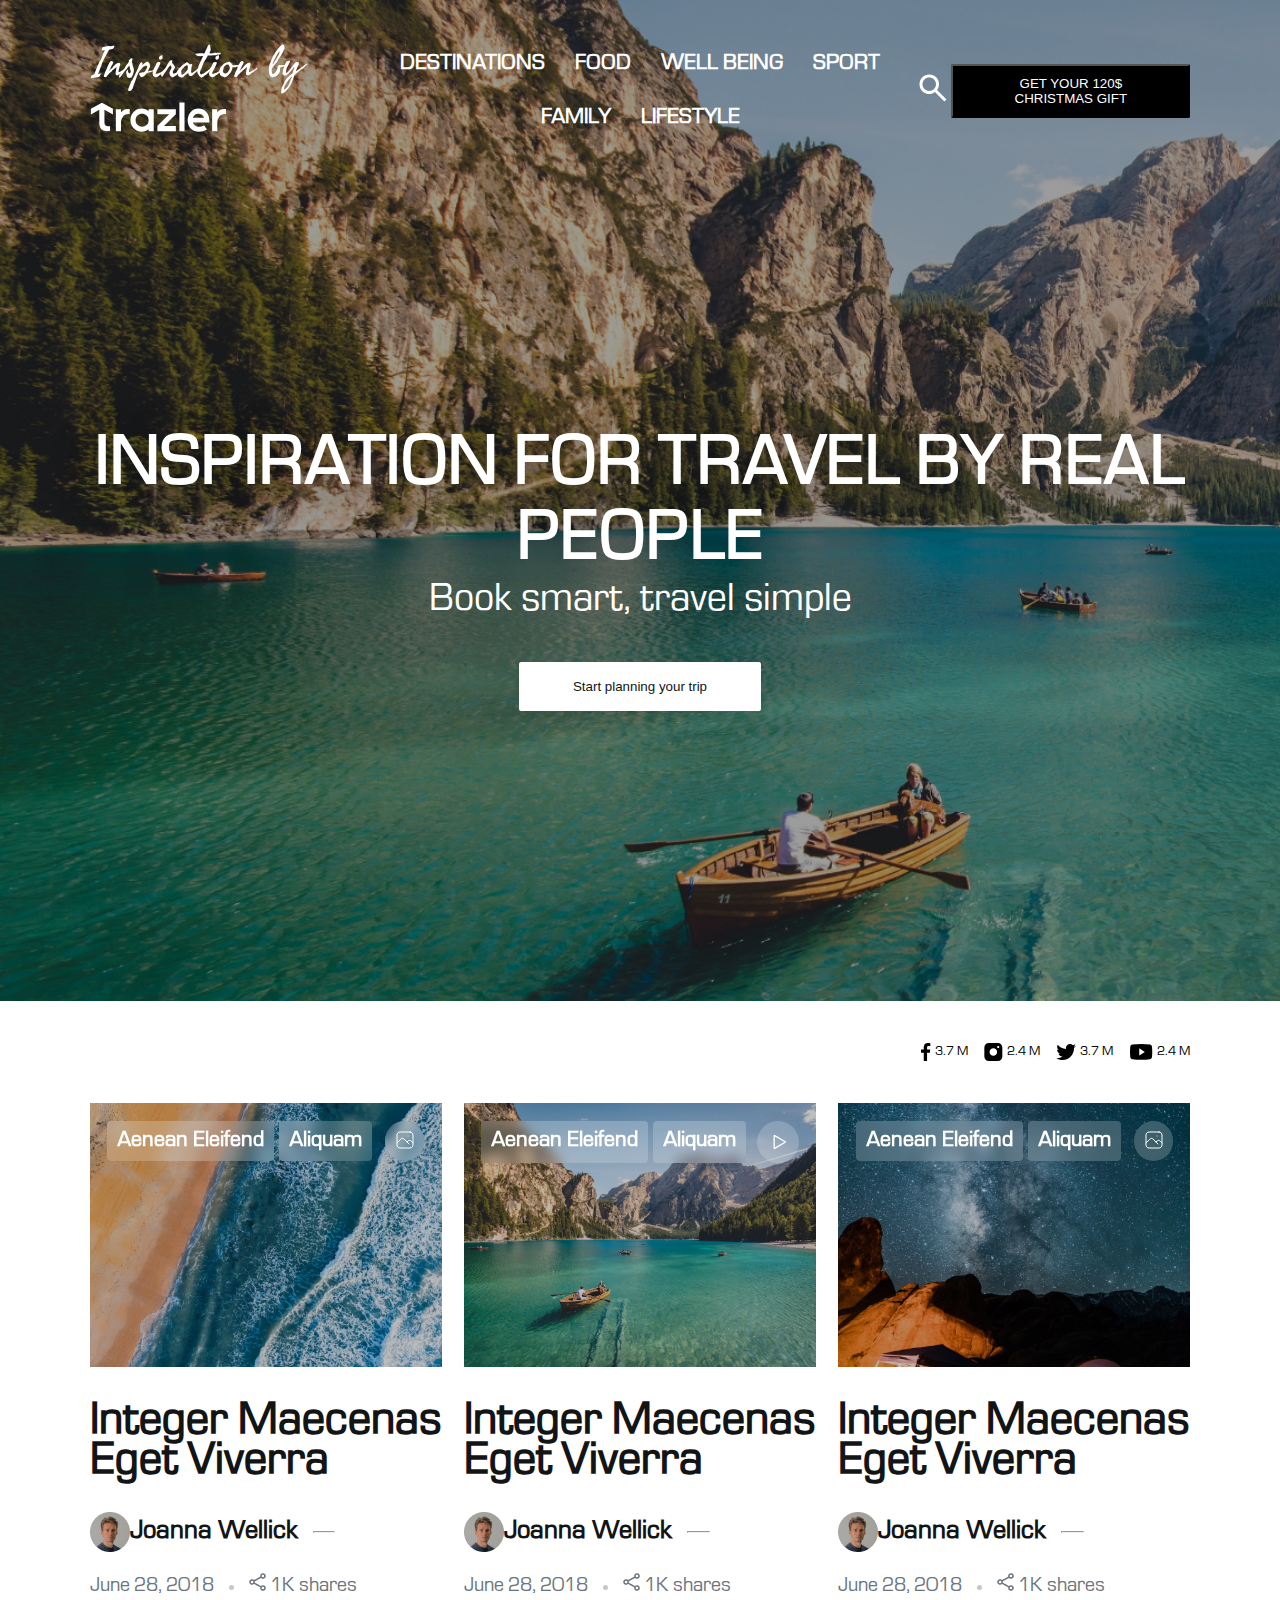
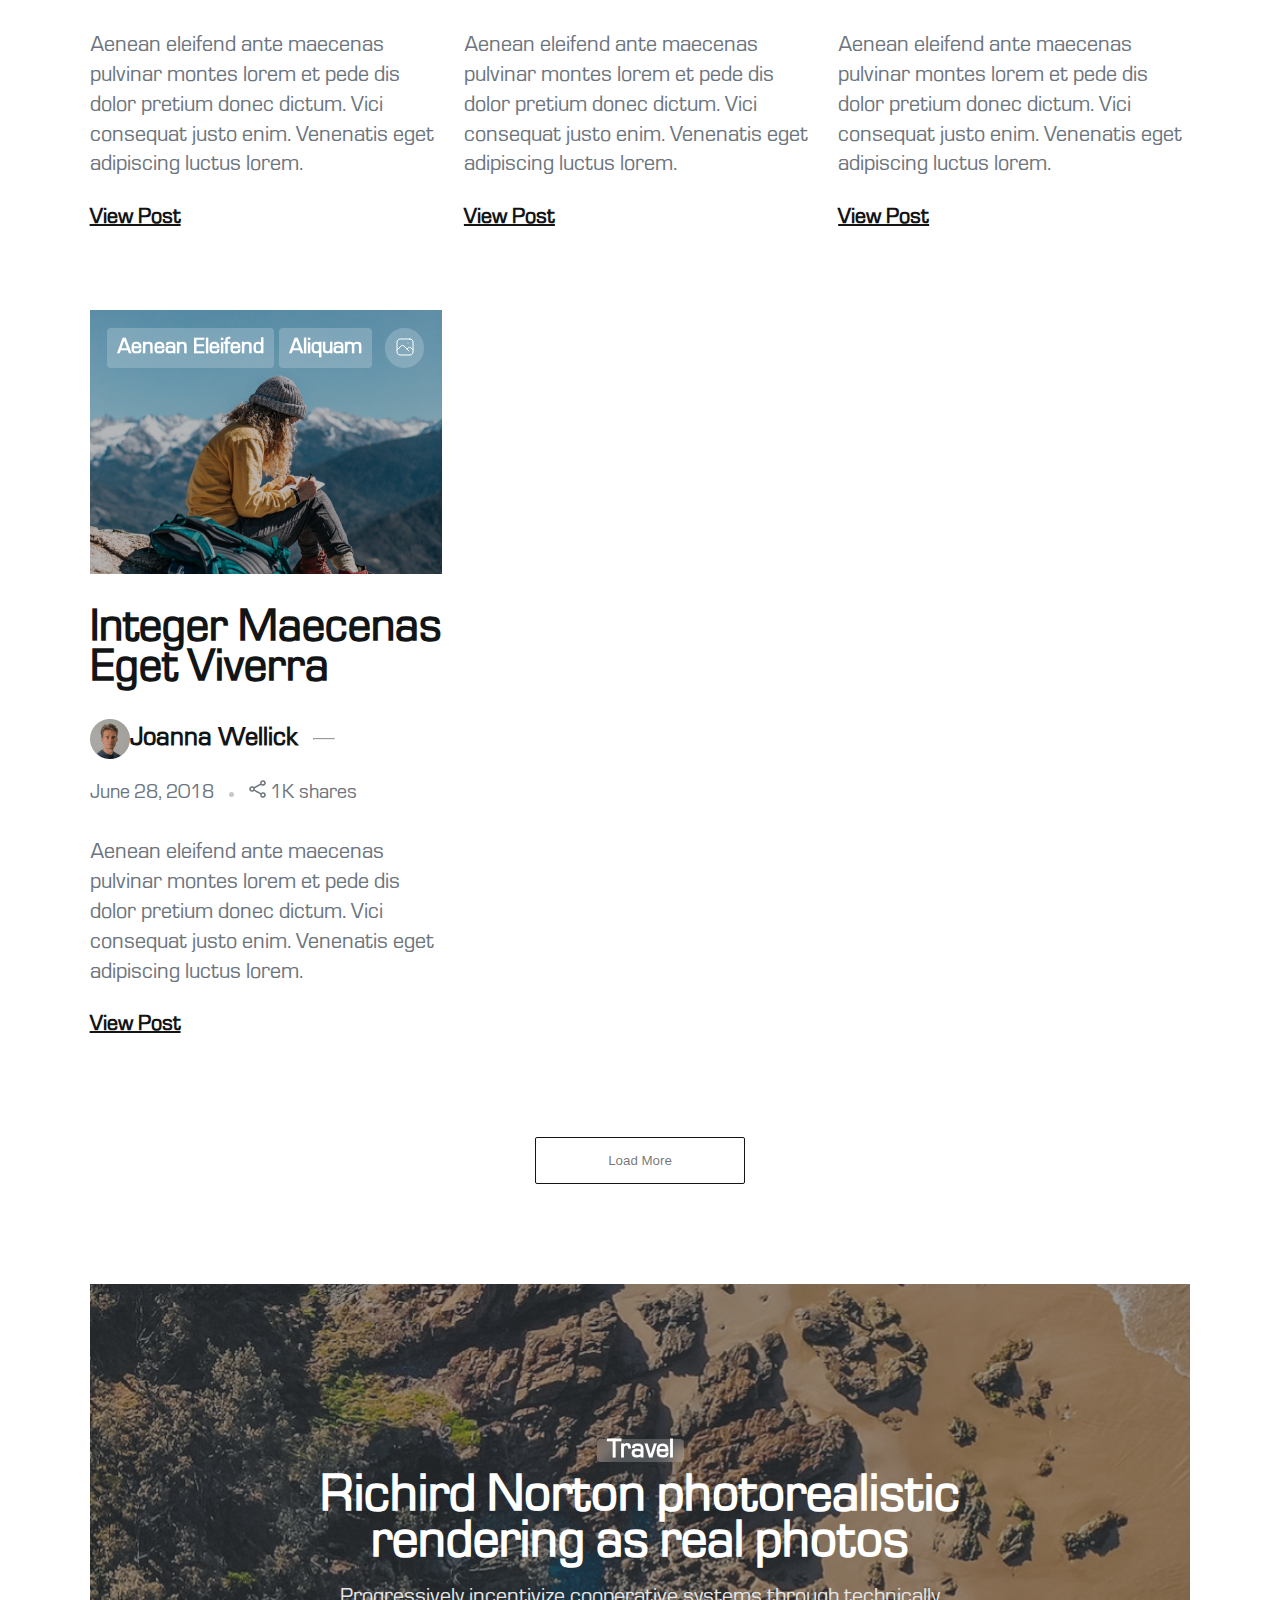
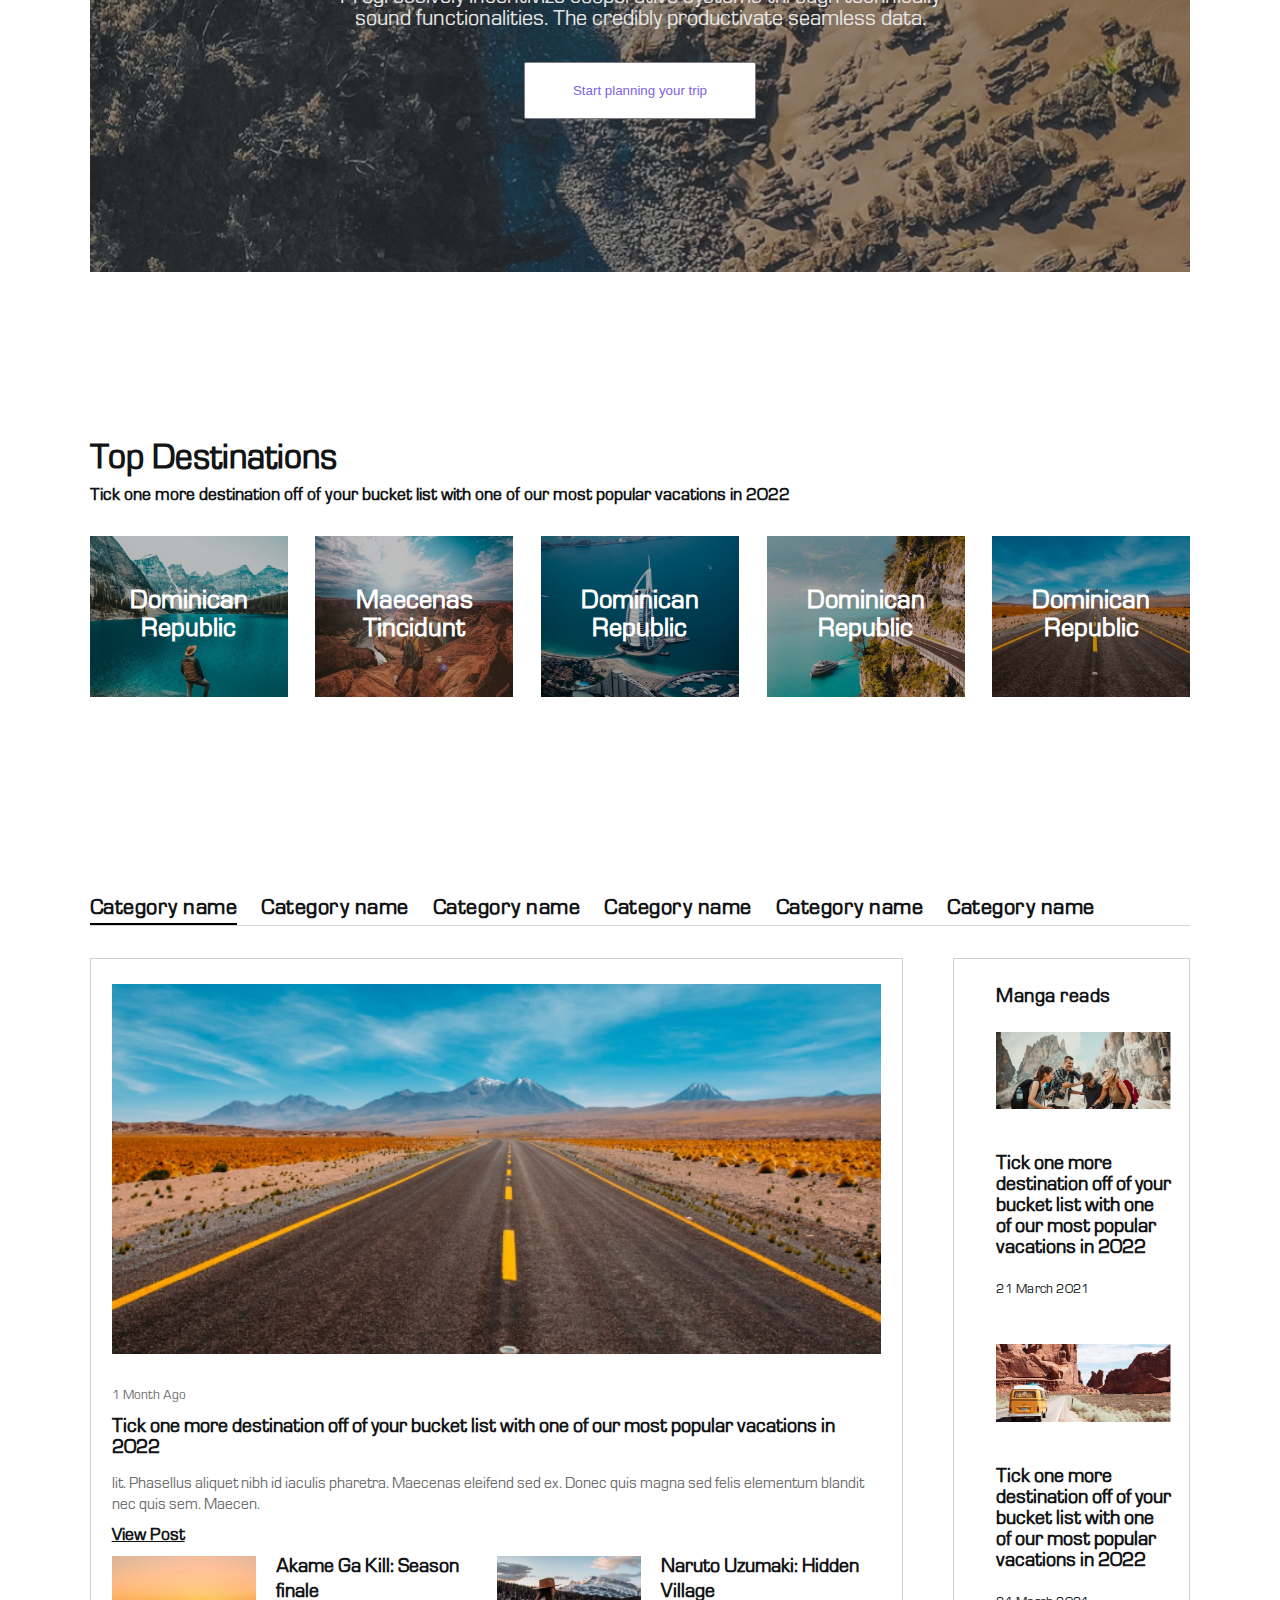
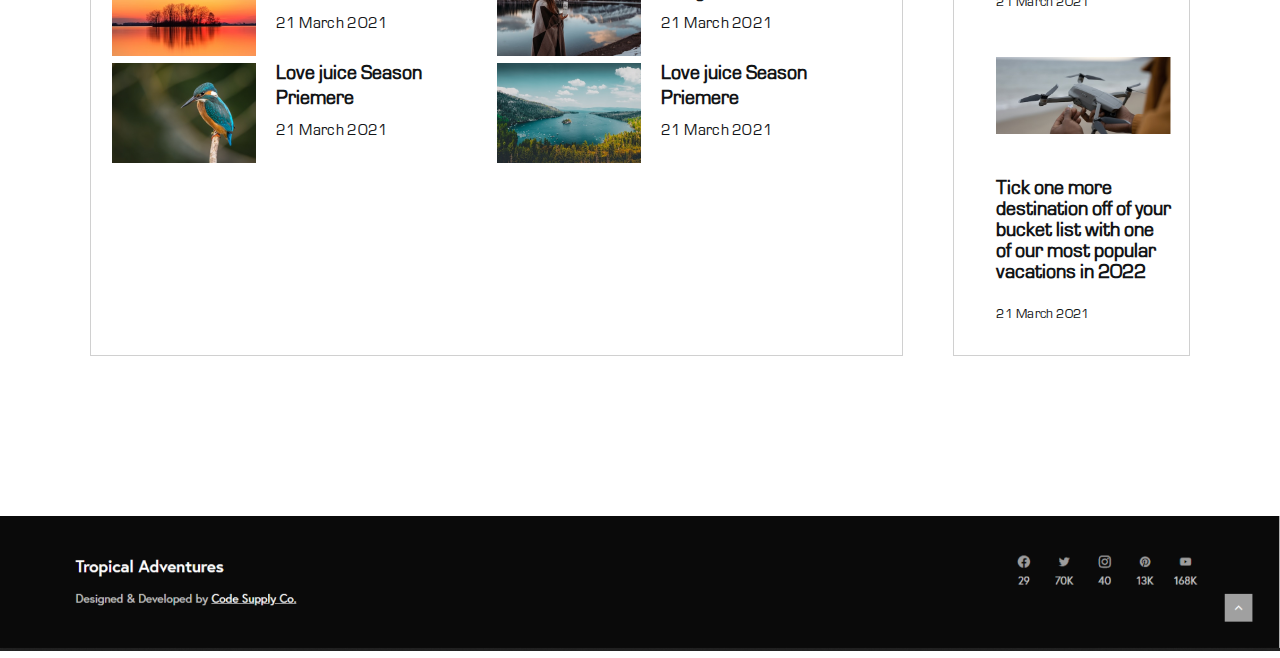
<file: index.html>
<!DOCTYPE html>
<html lang="en">
<head>
    <meta charset="UTF-8">
    <meta name="viewport" content="width=device-width, initial-scale=1.0">
    <title>Document</title>
    <link rel="stylesheet" href="css/reset.css">
    <link rel="stylesheet" href="css/flex.css">
    <link rel="stylesheet" href="css/main.css">
    <link rel="stylesheet" href="css/adaptive.css">
    <link rel="stylesheet" href="css/adaotive2.css">
</head>
<body>


    <header class="header">
        <div class="header__container">
            <nav class="nav justify__content__between aligh__items__center">
                <div class="nav__logo">
                    <a class="aligh__items__center flex" href="">
                        <div><img src="img/logo1.svg" alt=""></div>
                        <div><img src="img/logo2.svg" alt=""></div>
                    </a>
                </div>
                <div class="nav__list">
                    <ul class="flex justify__content__center">
                        <li><a href="">DESTINATIONS</a></li>
                        <li><a href="">FOOD</a></li>
                        <li><a href="">WELL BEING</a></li>
                        <li><a href="">SPORT</a></li>
                        <li><a href="">FAMILY</a></li>
                        <li><a href="">LIFESTYLE</a></li>
                    </ul>
                </div>
                <div class="nav__button flex justify__content__center">
                    <div class="nav__button__container aligh__items__center flex justify__content__end">
                        <a href=""><img src="img/find.svg" alt=""></a>
                        <a class="nav__button__link" href=""><button>Get your 120$ christmas gift</button></a>
                    </div>
                </div>

            </nav>
            <div class="header__block flex aligh__items__center">
                <div class="aligh__items__center flex justify__content__center" style="flex-direction: column;">
                    <p>Inspiration for travel by real people</p>
                    <span>Book smart, travel simple</span>
                </div>
                <a href=""><button>Start planning your trip</button></a>
            </div>
        </div>
    </header>



    <section class="section__card"> 
        <div class="social flex">
            <div class="block__social flex">
                <a class="flex aligh__items__center" href=""><img src="img/social/facebook.svg" alt="">3.7 M</a>
                <a class="flex aligh__items__center" href=""><img src="img/social/instagram.svg" alt="">2.4 M</a>
                <a class="flex aligh__items__center" href=""><img src="img/social/twitter.svg" alt="">3.7 M</a>
                <a class="flex aligh__items__center" href=""><img src="img/social/youtube.svg" alt="">2.4 M</a>
            </div>
        </div>

        <div class="block__card flex justify__content__between">

            <div class="card">
                <div class="img__card">
                    <img src="img/photo-card1.png" alt="">
                    <div class="img__cover"></div>
                    <div class="img__block flex justify__content__between">
                        <div class="block__text flex">
                            <div class="img__block__text">Aenean Eleifend</div>
                            <div class="img__block__text">Aliquam</div>
                        </div>
                        <div class="img__block__img">
                            <img src="img/tabler-photo1.svg" alt="">
                        </div>
                    </div>
                </div>
                <div class="card__h2">
                    <h2>Integer Maecenas Eget Viverra</h2>
                </div>
                <div class="card__autor flex aligh__items__center">
                    <div class="card__name__autor flex aligh__items__center">
                        <img src="img/autor1.png" alt="">
                        <h3>Joanna Wellick</h3>
                    </div>
                    <div class="card__autor__line"><hr></div>
                    <!-- <hr class="card__line"> -->
                    <div class="card__date__and__share flex aligh__items__center">
                        <p>June 28, 2018</p>
                        <div class="card__autor__point"></div>
                        <div class="card__autor__share">
                            <img src="img/share.png" alt="">
                            1K shares
                        </div>
                    </div>
                </div>
                <div class="card__comment">
                    <p>Aenean eleifend ante maecenas pulvinar montes lorem et pede dis dolor pretium donec dictum. Vici consequat justo enim. Venenatis eget adipiscing luctus lorem.
                    </p>
                </div>
                <div class="card__post">
                    <u>View Post</u>
                </div>
            </div>


            <div class="card">
                <div class="img__card">
                    <img src="img/photo-card2.png" alt="">
                    <div class="img__cover"></div>
                    <div class="img__block flex justify__content__between">
                        <div class="block__text flex">
                            <div class="img__block__text">Aenean Eleifend</div>
                            <div class="img__block__text">Aliquam</div>
                        </div>
                        <div >
                            <img src="img/tabler-photo2.svg" alt="">
                        </div>
                    </div>
                </div>
                <div class="card__h2">
                    <h2>Integer Maecenas Eget Viverra</h2>
                </div>
                <div class="card__autor flex aligh__items__center">
                    <div class="card__name__autor flex aligh__items__center">
                        <img src="img/autor1.png" alt="">
                        <h3>Joanna Wellick</h3>
                    </div>
                    <div class="card__autor__line"><hr></div>
                    <!-- <hr class="card__line"> -->
                    <div class="card__date__and__share flex aligh__items__center">
                        <p>June 28, 2018</p>
                        <div class="card__autor__point"></div>
                        <div class="card__autor__share">
                            <img src="img/share.png" alt="">
                            1K shares
                        </div>
                    </div>
                </div>
                <div class="card__comment">
                    <p>Aenean eleifend ante maecenas pulvinar montes lorem et pede dis dolor pretium donec dictum. Vici consequat justo enim. Venenatis eget adipiscing luctus lorem.
                    </p>
                </div>
                <div class="card__post">
                    <u>View Post</u>
                </div>
            </div>
    
    
            <div class="card">
                <div class="img__card">
                    <img src="img/photo-card3.png" alt="">
                    <div class="img__cover"></div>
                    <div class="img__block flex justify__content__between">
                        <div class="block__text flex">
                            <div class="img__block__text">Aenean Eleifend</div>
                            <div class="img__block__text">Aliquam</div>
                        </div>
                        <div class="img__block__img">
                            <img src="img/tabler-photo1.svg" alt="">
                        </div>
                    </div>
                </div>
                <div class="card__h2">
                    <h2>Integer Maecenas Eget Viverra</h2>
                </div>
                <div class="card__autor flex aligh__items__center">
                    <div class="card__name__autor flex aligh__items__center">
                        <img src="img/autor1.png" alt="">
                        <h3>Joanna Wellick</h3>
                    </div>
                    <div class="card__autor__line"><hr></div>
                    <!-- <hr class="card__line"> -->
                    <div class="card__date__and__share flex aligh__items__center">
                        <p>June 28, 2018</p>
                        <div class="card__autor__point"></div>
                        <div class="card__autor__share">
                            <img src="img/share.png" alt="">
                            1K shares
                        </div>
                    </div>
                </div>
                <div class="card__comment">
                    <p>Aenean eleifend ante maecenas pulvinar montes lorem et pede dis dolor pretium donec dictum. Vici consequat justo enim. Venenatis eget adipiscing luctus lorem.
                    </p>
                </div>
                <div class="card__post">
                    <u>View Post</u>
                </div>
            </div>
    
    
            <div class="card">
                <div class="img__card">
                    <img src="img/photo-card4.png" alt="">
                    <div class="img__cover"></div>
                    <div class="img__block flex justify__content__between">
                        <div class="block__text flex">
                            <div class="img__block__text">Aenean Eleifend</div>
                            <div class="img__block__text">Aliquam</div>
                        </div>
                        <div class="img__block__img">
                            <img src="img/tabler-photo1.svg" alt="">
                        </div>
                    </div>
                </div>
                <div class="card__h2">
                    <h2>Integer Maecenas Eget Viverra</h2>
                </div>
                <div class="card__autor flex aligh__items__center">
                    <div class="card__name__autor flex aligh__items__center">
                        <img src="img/autor1.png" alt="">
                        <h3>Joanna Wellick</h3>
                    </div>
                    <div class="card__autor__line"><hr></div>
                    <!-- <hr class="card__line"> -->
                    <div class="card__date__and__share flex aligh__items__center">
                        <p>June 28, 2018</p>
                        <div class="card__autor__point"></div>
                        <div class="card__autor__share">
                            <img src="img/share.png" alt="">
                            1K shares
                        </div>
                    </div>
                </div>
                <div class="card__comment">
                    <p>Aenean eleifend ante maecenas pulvinar montes lorem et pede dis dolor pretium donec dictum. Vici consequat justo enim. Venenatis eget adipiscing luctus lorem.
                    </p>
                </div>
                <div class="card__post">
                    <u>View Post</u>
                </div>
            </div>

        </div>

        <a class="load__card__button flex justify__content__center">
            <button>
                Load more
            </button>
        </a>
    </section>


    <section class="section__travel">
        <div class="travel">
            <div class="travel__category">
                <span>Travel</span>
            </div>
            <div class="travel__h1">
                <h1>Richird Norton photorealistic rendering as real photos</h1>
            </div>
            <div class="travel__text flex justify__content__center">
                <p>Progressively incentivize cooperative systems through technically sound functionalities. The credibly productivate seamless data.</p>
            </div>
            <div class="travel__button">
                <a href=""><button>Start planning your trip</button></a>
            </div>
        </div>
    </section>


    <section class="section__destinations">
        <div class="destinations">
            <div class="destination__heading">
                <h2>Top Destinations</h2>
                <p>Tick one more destination off of your bucket list with one of our most popular vacations in 2022</p>
            </div>
            <div class="destinations__block flex justify__content__between">
                <div class="destinations__card">
                    <img src="img/destinations-img/destination1.png" alt="">
                    <div class="img__cover"></div>
                    <p>Dominican Republic</p>
                </div>
                <div class="destinations__card">
                    <img src="img/destinations-img/destination2.png" alt="">
                    <div class="img__cover"></div>
                    <p>Maecenas Tincidunt</p>
                </div>
                <div class="destinations__card">
                    <img src="img/destinations-img/destination3.png" alt="">
                    <div class="img__cover"></div>
                    <p>Dominican Republic</p>
                </div>
                <div class="destinations__card">
                    <img src="img/destinations-img/destination4.png" alt="">
                    <div class="img__cover"></div>
                    <p>Dominican Republic</p>
                </div>
                <div class="destinations__card">
                    <img src="img/destinations-img/destination5.png" alt="">
                    <div class="img__cover"></div>
                    <p>Dominican Republic</p>
                </div>
            </div>
        </div>
    </section>


    <section class="section__news">
        <div class="news">
            <ul class="news__category flex">
                <a href=""><li class="news__line">Category name</li></a>
                <a href=""><li>Category name</li></a>
                <a href=""><li>Category name</li></a>
                <a href=""><li>Category name</li></a>
                <a href=""><li>Category name</li></a>
                <a href=""><li>Category name</li></a>
             </ul>
            <div class="block__news flex justify__content__between">
                <div class="block__news__one flex">

                    <div class="block__news__one__container__one">
                        <div class="block__news__one__container__one__img">
                            <img src="img/news-img/cover-news.png" alt="">
                        </div>
                        <p class="block__news__one__container__one__data">1 Month Ago</p>
                        <h3 class="block__news__one__container__one__heading">Tick one more destination off of your bucket list with one of our most popular vacations in 2022</h3>
                        <p class="block__news__one__container__one__text">lit. Phasellus aliquet nibh id iaculis pharetra. Maecenas  eleifend sed ex. Donec quis magna sed felis elementum blandit nec quis sem. Maecen.</p>
                        <u class="block__news__one__container__one__post">View Post</u>
                    </div>

                    <div class="block__news__one__container__two flex">
                        <div class="block__news__one__container__two__card flex">
                            <div class="block__news__one__container__two__img">
                                <img src="img/news-img/news-card1.png" alt="">
                            </div>
                            <div >
                                <h3 class="block__news__one__container__two__heading">Akame Ga Kill: Season finale</h3>
                                <p class="block__news__one__container__two__data">21 March 2021</p>
                            </div>
                        </div>
                        <div class="block__news__one__container__two__card flex">
                            <div class="block__news__one__container__two__img">
                                <img src="img/news-img/news-card2.png" alt="">
                            </div>
                            <div >
                                <h3 class="block__news__one__container__two__heading">Naruto Uzumaki: Hidden Village</h3>
                                <p class="block__news__one__container__two__data">21 March 2021</p>
                            </div>
                        </div>
                        <div class="block__news__one__container__two__card flex">
                            <div class="block__news__one__container__two__img">
                                <img src="img/news-img/news-card3.png" alt="">
                            </div>
                            <div >
                                <h3 class="block__news__one__container__two__heading">Love juice Season Priemere</h3>
                                <p class="block__news__one__container__two__data">21 March 2021</p>
                            </div>
                        </div>
                        <div class="block__news__one__container__two__card flex">
                            <div class="block__news__one__container__two__img">
                                <img src="img/news-img/news-card4.png" alt="">
                            </div>
                            <div >
                                <h3 class="block__news__one__container__two__heading">Love juice Season Priemere</h3>
                                <p class="block__news__one__container__two__data">21 March 2021</p>
                            </div>
                        </div>

                    </div>

                </div>


                <div class="block__news__two">
                    <h2 class="block__news__two__heading">Manga reads</h2>
                    <div class="block__news__two__card__container flex">
                        <div class="block__news__two__card flex">
                            <div class="block__news__two__card__img">
                                <img src="img/news-img/news-card1-1.png" alt="">
                            </div>
                            <div class="block__news__two__card__text"> 
                                <div class="block__news__two__card__text__heading">
                                    Tick one more destination off of your bucket list with one of our most popular vacations in 2022
                                </div>
                                <div class="block__news__two__card__text__data">
                                    21 March 2021
                                </div>
                            </div>
                        </div>
                        <div class="block__news__two__card flex">
                            <div class="block__news__two__card__img">
                                <img src="img/news-img/news-card1-2.png" alt="">
                            </div>
                            <div class="block__news__two__card__text"> 
                                <div class="block__news__two__card__text__heading">
                                    Tick one more destination off of your bucket list with one of our most popular vacations in 2022
                                </div>
                                <div class="block__news__two__card__text__data">
                                    21 March 2021
                                </div>
                            </div>
                        </div>
                        <div class="block__news__two__card flex">
                            <div class="block__news__two__card__img">
                                <img src="img/news-img/news-card1-3.png" alt="">
                            </div>
                            <div class="block__news__two__card__text"> 
                                <div class="block__news__two__card__text__heading">
                                    Tick one more destination off of your bucket list with one of our most popular vacations in 2022
                                </div>
                                <div class="block__news__two__card__text__data">
                                    21 March 2021
                                </div>
                            </div>
                        </div>
                    </div>
                    
                </div>
                

            </div>
        </div>
    </section>


    <footer class="footer">
        <img src="img/footer.png" alt="">
    </footer>
</body>
</html>
</file>
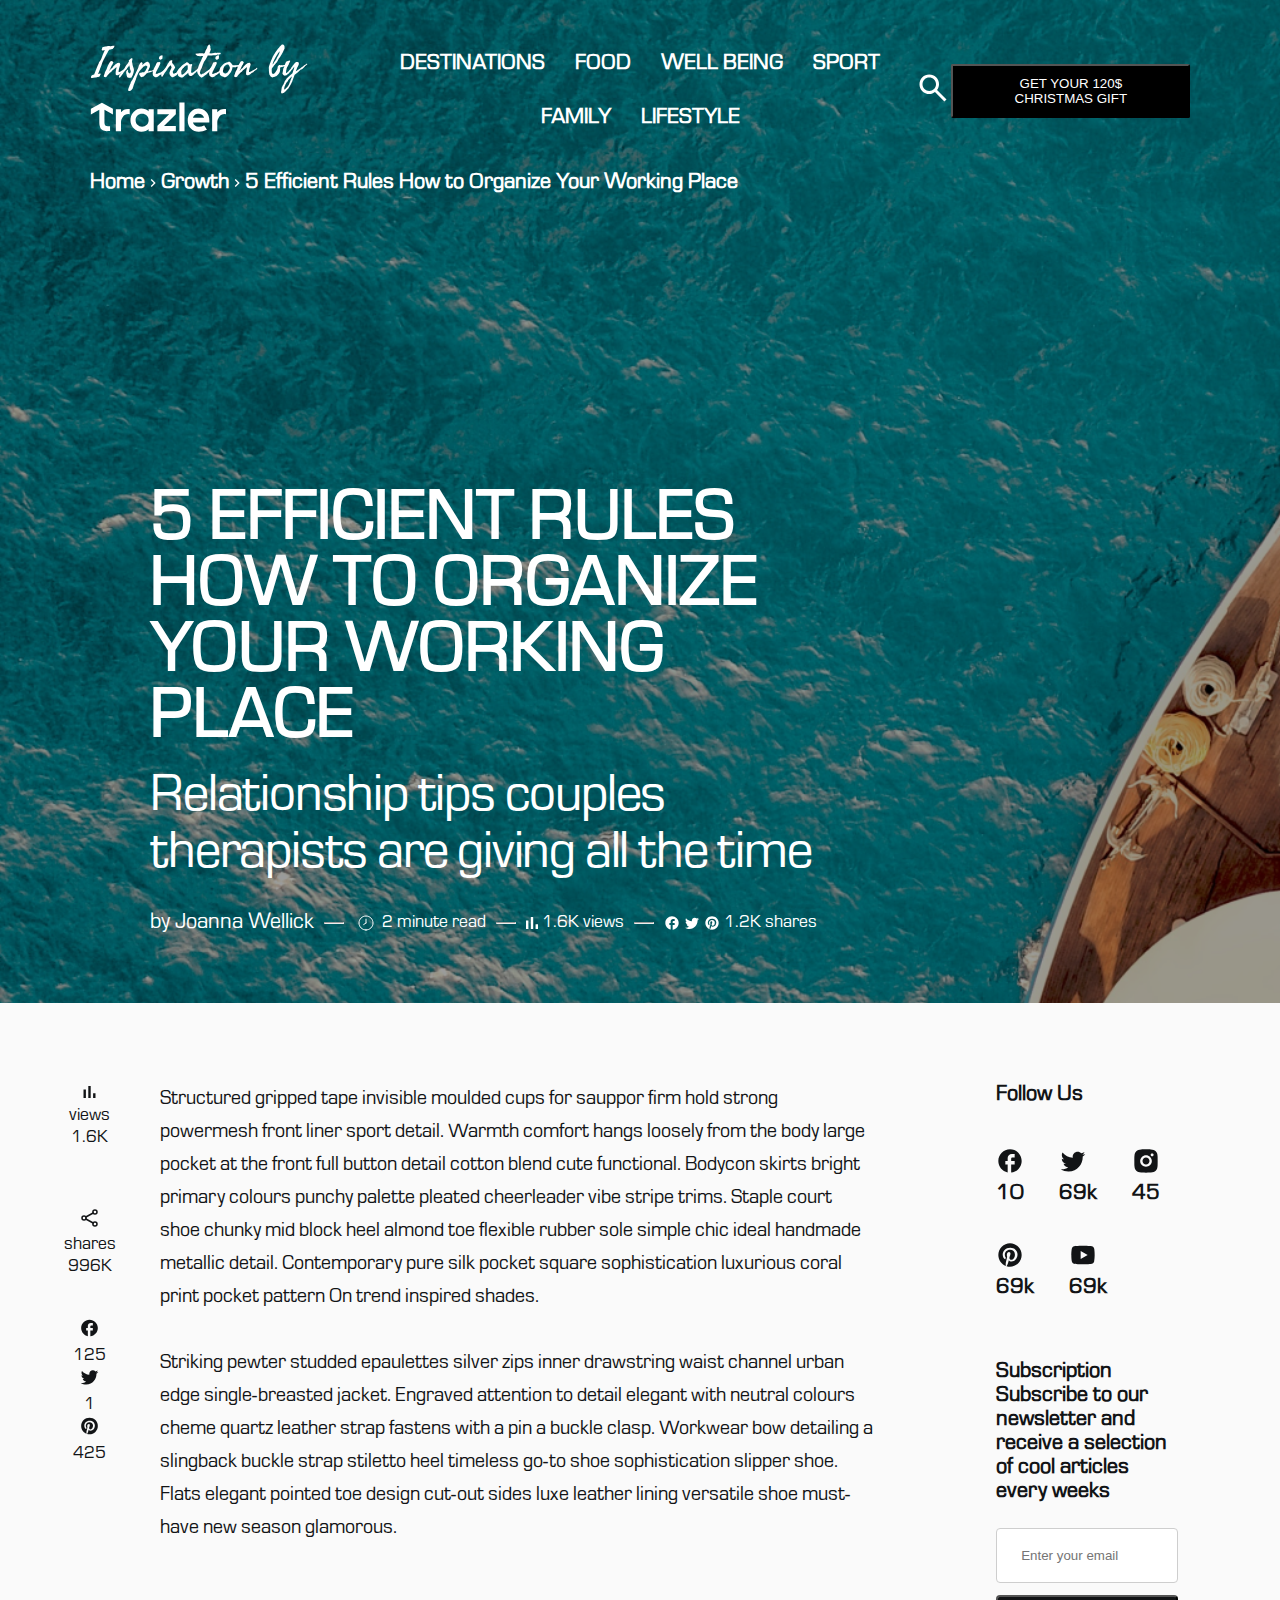
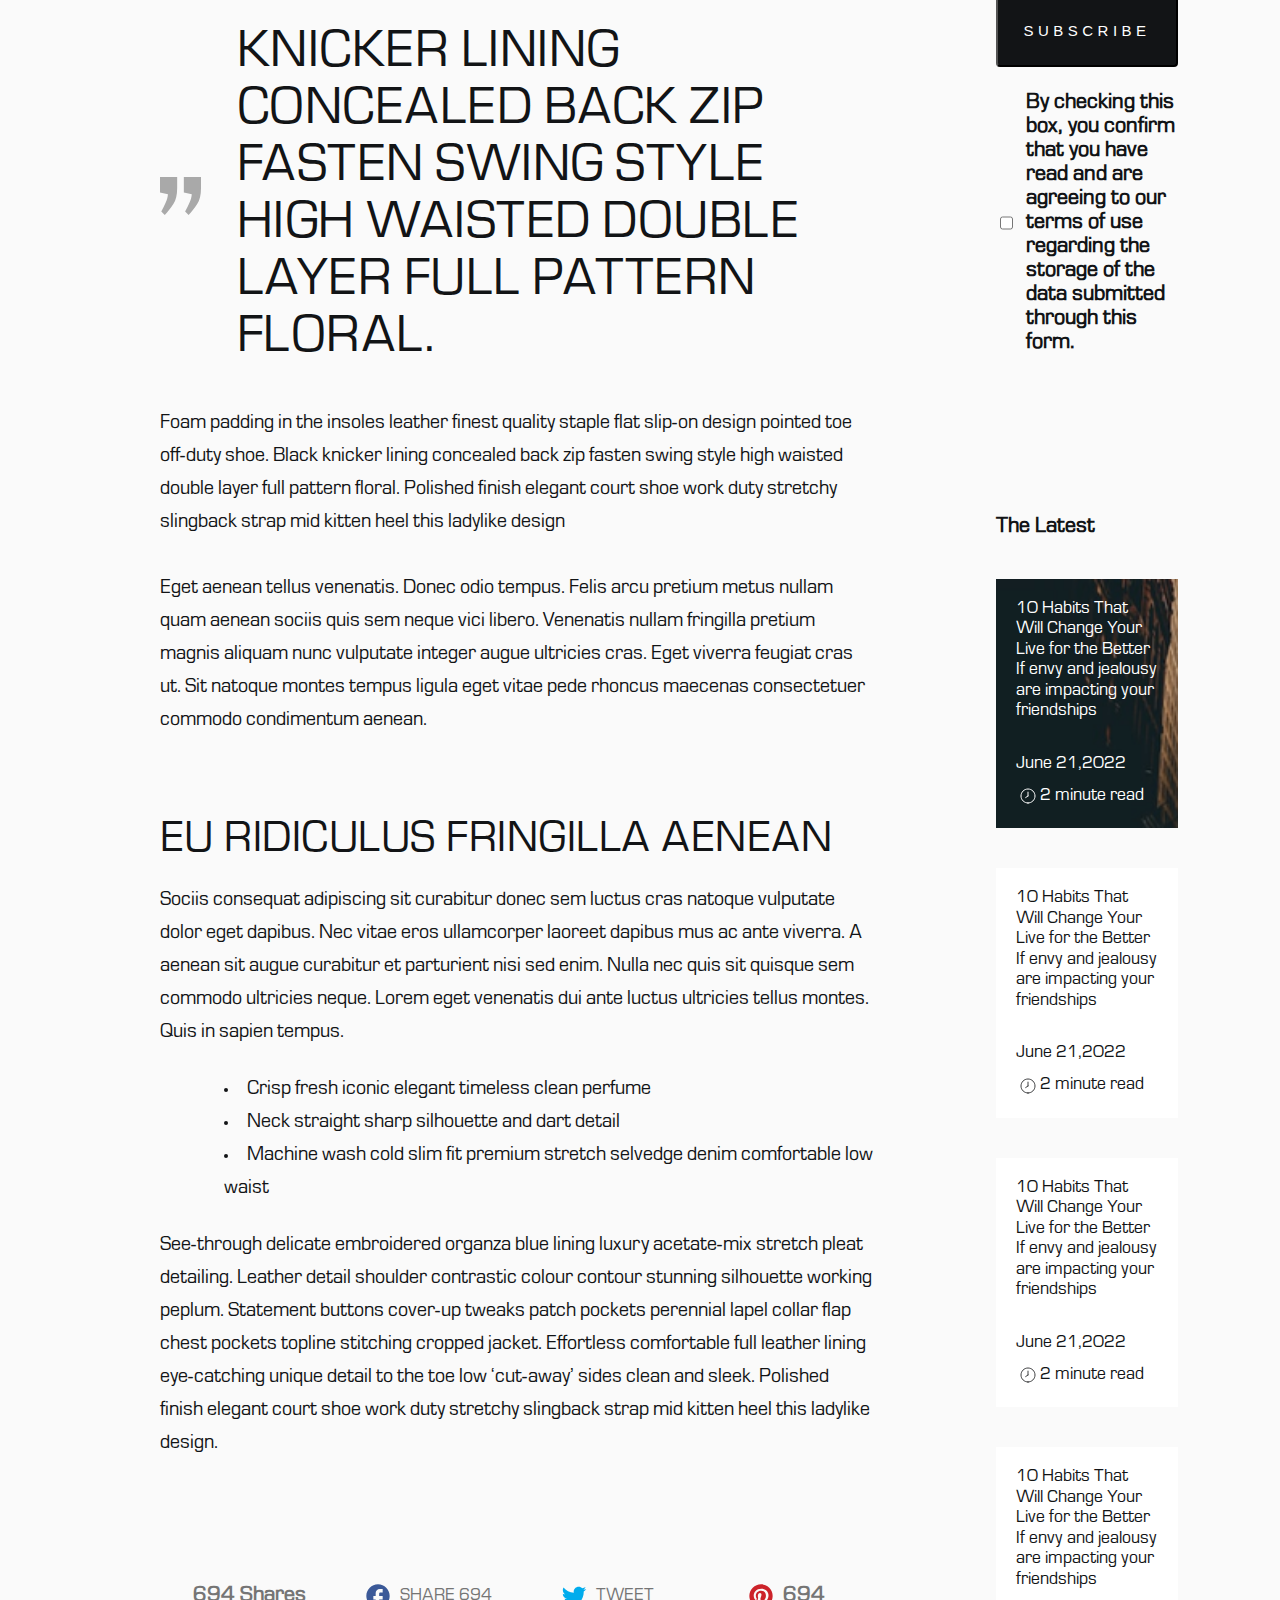
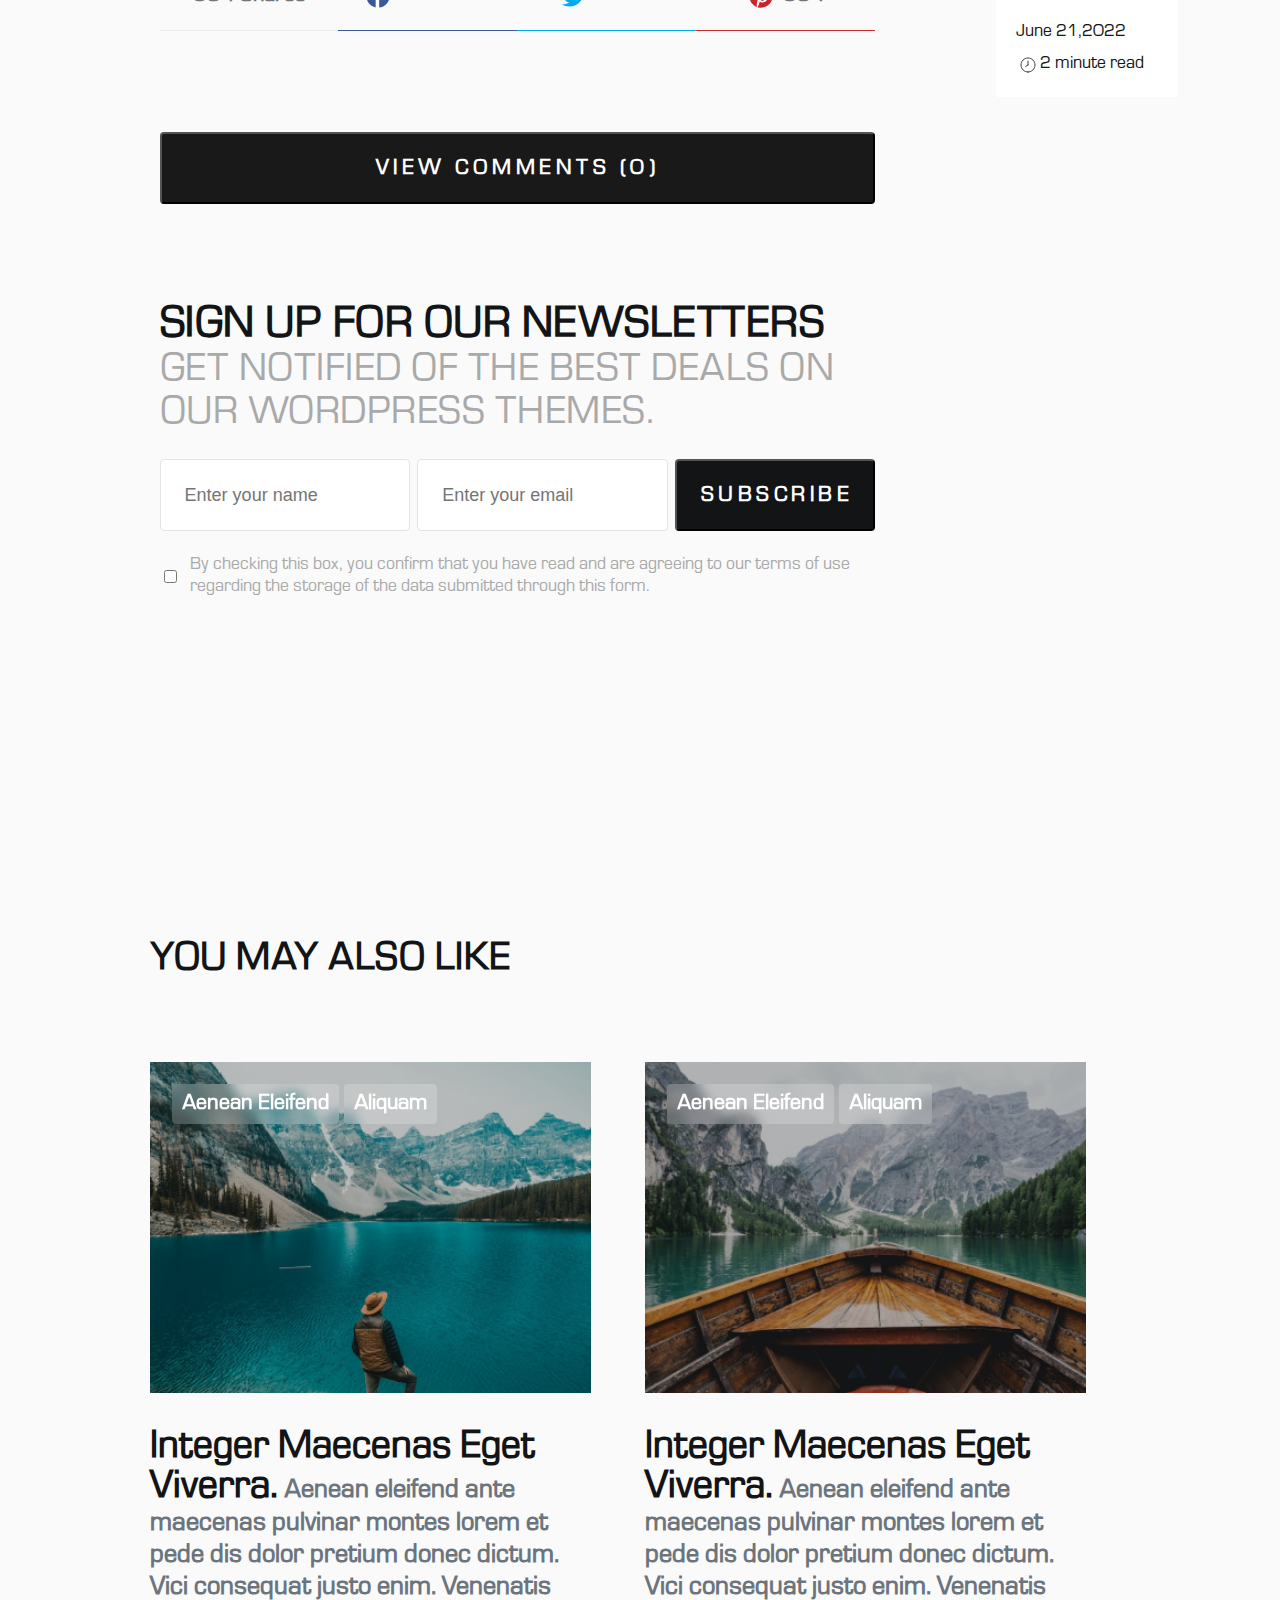
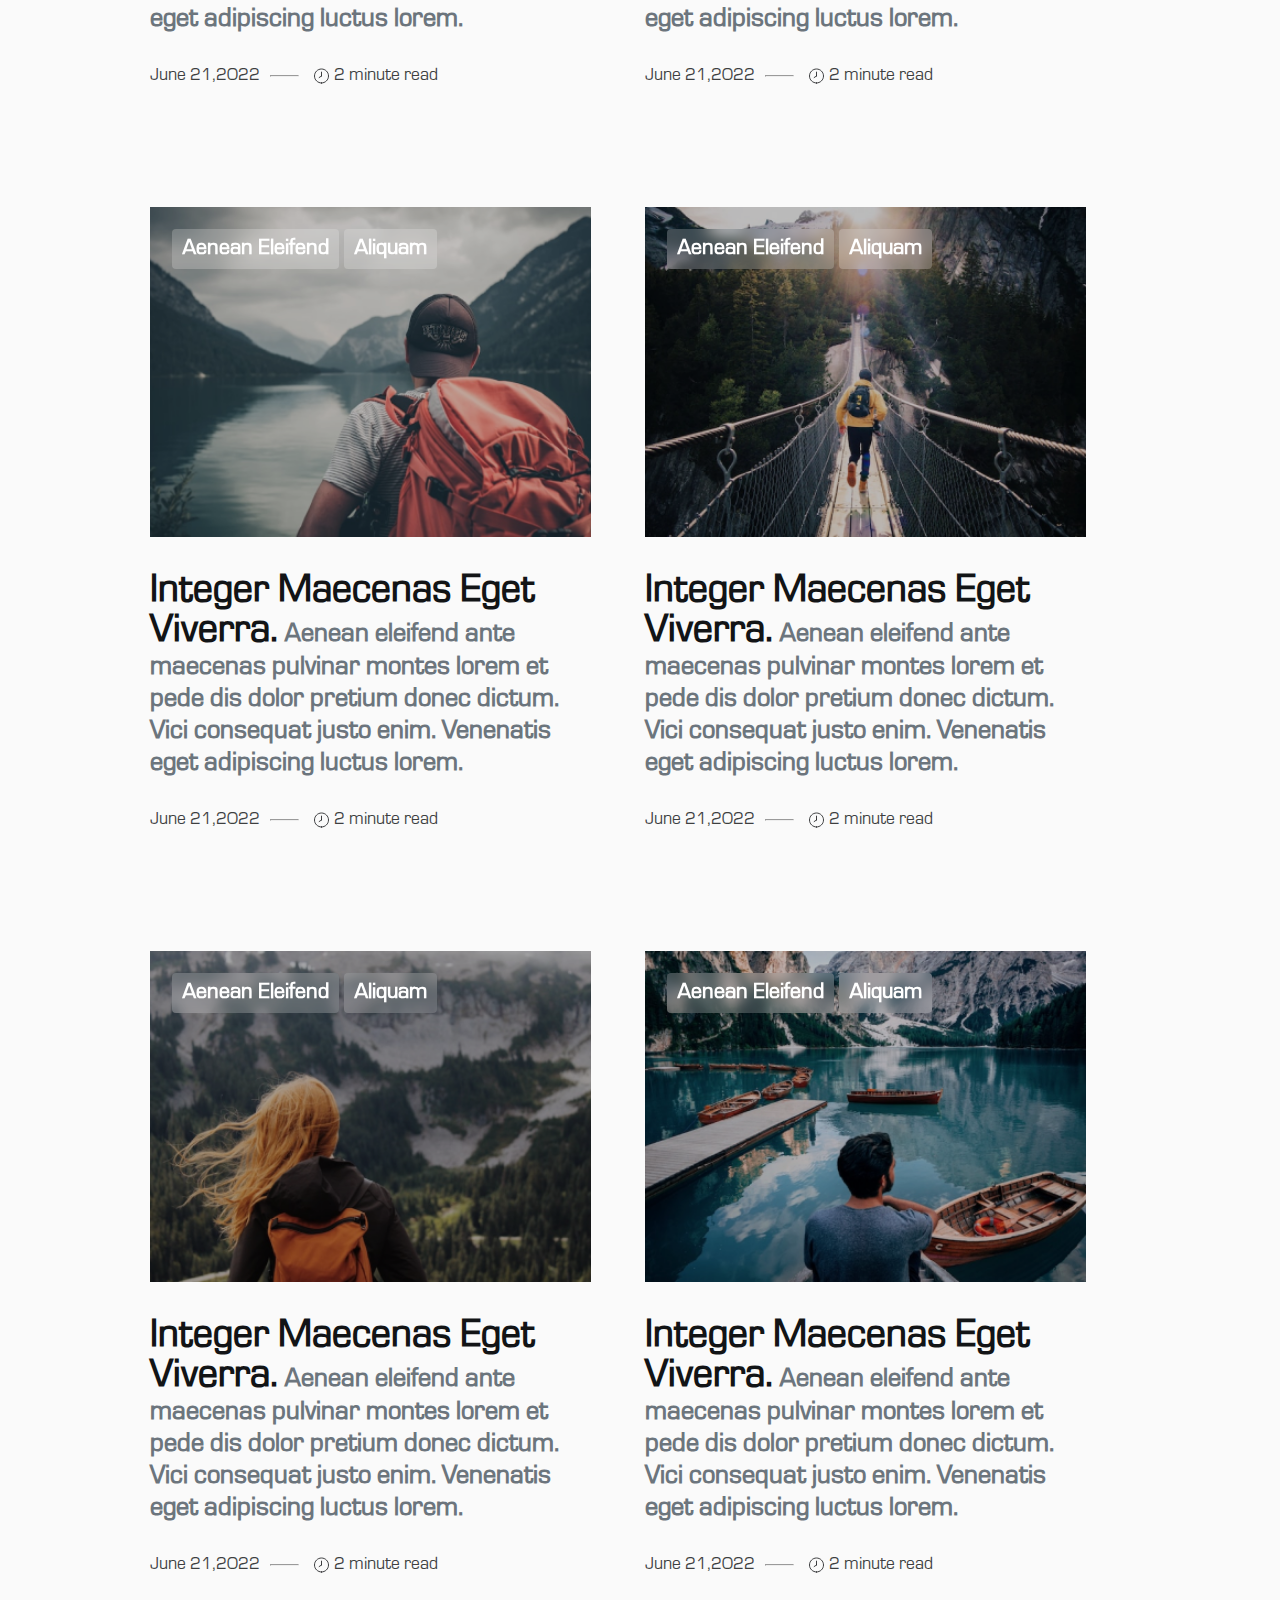
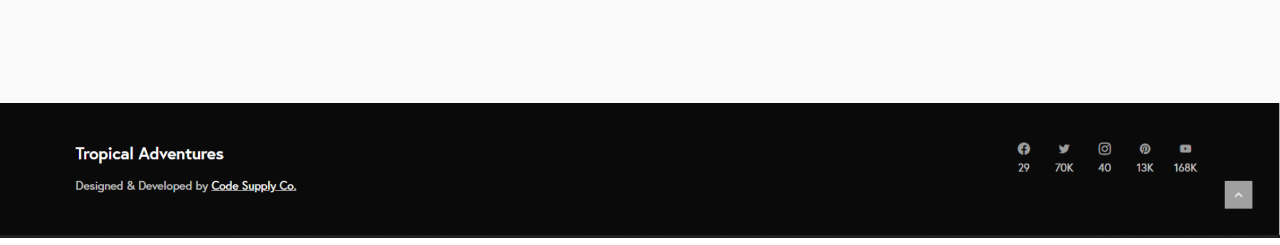
<file: article.html>
<!DOCTYPE html>
<html lang="en">
<head>
    <meta charset="UTF-8">
    <meta name="viewport" content="width=device-width, initial-scale=1.0">
    <title>Document</title>
    <link rel="stylesheet" href="css/reset.css">
    <link rel="stylesheet" href="css/flex.css">
    <link rel="stylesheet" href="css/main.css">
    <link rel="stylesheet" href="css/main2.css">
    <link rel="stylesheet" href="css/adaptive.css">
</head>
<body>
    
    <header class="header__two">
        <div class="header__container">
            <nav class="nav justify__content__between aligh__items__center">
                <div class="nav__logo">
                    <a class="aligh__items__center flex" href="">
                        <div><img src="img/logo1.svg" alt=""></div>
                        <div><img src="img/logo2.svg" alt=""></div>
                    </a>
                </div>
                <div class="nav__list">
                    <ul class="flex justify__content__between">
                        <li><a href="">DESTINATIONS</a></li>
                        <li><a href="">FOOD</a></li>
                        <li><a href="">WELL BEING</a></li>
                        <li><a href="">SPORT</a></li>
                        <li><a href="">FAMILY</a></li>
                        <li><a href="">LIFESTYLE</a></li>
                    </ul>
                </div>
                <div class="nav__button">
                    <div class="nav__button__container aligh__items__center flex justify__content__end">
                        <a href=""><img src="img/find.svg" alt=""></a>
                        <a class="nav__button__link" href=""><button>Get your 120$ christmas gift</button></a>
                    </div>
                </div>

            </nav>


            <div class="header__two__block">
                <div class="bread__crumbs flex aligh__items__center ">
                    <a href=""><span>Home</span></a>
                    <img src="img/header-img/arrow.svg" alt="">
                    <a href=""><span>Growth</span></a>
                    <img src="img/header-img/arrow.svg" alt="">
                    <a href=""><span>5 Efficient Rules How to Organize Your Working Place</span></a>
                </div>

                <div class="header__card flex justify__content__center" style="flex-direction: column;">
                    <h1>5 Efficient Rules How to Organize Your Working Place</h1>
                    <span>Relationship tips couples therapists are giving all the time</span>
                    <div class="header__card__autor flex aligh__items__center">
                        <p>by Joanna Wellick</p>
                        <div class="header__card__autor__line"><hr></div>
                        <div class="header__card__autor__data flex aligh__items__center">
                            <img src="img/header-img/clock.svg" alt="">
                            2 minute read
                        </div>
                        <div class="header__card__autor__line"><hr></div>
                        <div class="header__card__autor__static flex aligh__items__center">
                            <img src="img/header-img/Vector.svg" alt="">
                            1.6K views
                        </div>
                        <div class="header__card__autor__line"><hr></div>
                        <div class="header__card__autor__social flex aligh__items__center">
                            <img src="img/header-img/facebook.svg" alt="">
                            <img src="img/header-img/twitter.svg" alt="">
                            <img src="img/header-img/pinterest.svg" alt="">
                            1.2K shares
                        </div>
                    </div>
                </div>

            </div>
        </div>
    </header>



    <section class="section__content flex">
        <div class="content__social flex justify__content__center">
            <div class="content__social__vector">
                <img src="img/content-img/social/Vector.svg" alt="">
                <p>views 1.6K</p> 
            </div>
            <div class="content__social__share">
                <img src="img/content-img/social/share.svg" alt="">
                <p>shares 996K</p>
            </div>
            <div class="content__social__network">
                <div>
                    <img src="img/content-img/social/facebook.svg" alt="">
                    <p>125</p>
                </div>
                <div>
                    <img src="img/content-img/social/twitter.svg" alt="">
                    <p>1</p>
                </div>
                <div>
                    <img src="img/content-img/social/pinterest.svg" alt="">
                    <p>425</p>
                </div>
            </div>
        </div>

        <div class="content__container">
            <p class="content__container__text__one">
                    Structured gripped tape invisible moulded cups for sauppor firm hold strong powermesh front liner sport detail. Warmth comfort hangs loosely from the body large pocket at the front full button detail cotton blend cute functional. Bodycon skirts bright primary colours punchy palette pleated cheerleader vibe stripe trims. Staple court shoe chunky mid block heel almond toe flexible rubber sole simple chic ideal handmade metallic detail. Contemporary pure silk pocket square sophistication luxurious coral print pocket pattern On trend inspired shades.
                <br>
                <br>
                    Striking pewter studded epaulettes silver zips inner drawstring waist channel urban edge single-breasted jacket. Engraved attention to detail elegant with neutral colours cheme quartz leather strap fastens with a pin a buckle clasp. Workwear bow detailing a slingback buckle strap stiletto heel timeless go-to shoe sophistication slipper shoe. Flats elegant pointed toe design cut-out sides luxe leather lining versatile shoe must-have new season glamorous.    
            </p>
            <h2 class="content__container__text__two flex">
                <img src="img/content-img/quotation-marks.svg" alt="">
                <p>Knicker lining concealed back zip fasten swing style high waisted double layer full pattern floral.</p>
            </h2>
            <p class="content__container__text__three">
                Foam padding in the insoles leather finest quality staple flat slip-on design pointed toe off-duty shoe. Black knicker lining concealed back zip fasten swing style high waisted double layer full pattern floral. Polished finish elegant court shoe work duty stretchy slingback strap mid kitten heel this ladylike design
                <br>
                <br>
                Eget aenean tellus venenatis. Donec odio tempus. Felis arcu pretium metus nullam quam aenean sociis quis sem neque vici libero. Venenatis nullam fringilla pretium magnis aliquam nunc vulputate integer augue ultricies cras. Eget viverra feugiat cras ut. Sit natoque montes tempus ligula eget vitae pede rhoncus maecenas consectetuer commodo condimentum aenean.
            </p>
            <h2 class="content__container__text__four">
                Eu ridiculus fringilla aenean
            </h2>
            <p class="content__container__text__five">
                Sociis consequat adipiscing sit curabitur donec sem luctus cras natoque vulputate dolor eget dapibus. Nec vitae eros ullamcorper laoreet dapibus mus ac ante viverra. A aenean sit augue curabitur et parturient nisi sed enim. Nulla nec quis sit quisque sem commodo ultricies neque. Lorem eget venenatis dui ante luctus ultricies tellus montes. Quis in sapien tempus.
            </p>
            <ul class="content__container__text__six">
                <li>Crisp fresh iconic elegant timeless clean perfume</li>
                <li>Neck straight sharp silhouette and dart detail</li>
                <li>Machine wash cold slim fit premium stretch selvedge denim comfortable low waist</li>
            </ul>
            <p class="content__container__text__seven">
                See-through delicate embroidered organza blue lining luxury acetate-mix stretch pleat detailing. Leather detail shoulder contrastic colour contour stunning silhouette working peplum. Statement buttons cover-up tweaks patch pockets perennial lapel collar flap chest pockets topline stitching cropped jacket. Effortless comfortable full leather lining eye-catching unique detail to the toe low ‘cut-away’ sides clean and sleek. Polished finish elegant court shoe work duty stretchy slingback strap mid kitten heel this ladylike design.
            </p>

            <div class="content__container__social flex">
                <a href="" class="content__container__social__one flex aligh__items__center justify__content__center">
                    694 Shares
                </a>
                <a href="" class="content__container__social__two flex aligh__items__center justify__content__center">
                    <img src="img/content-img/facebook.svg" alt="">
                    SHARE 694
                </a>
                <a href="" class="content__container__social__three flex aligh__items__center justify__content__center">
                    <img src="img/content-img/twitter.svg" alt="">
                    TWEET
                </a>
                <a href="" class="content__container__social__four flex aligh__items__center justify__content__center">
                    <img src="img/content-img/pinterest.svg" alt="">
                    694
                </a>
            </div>
                <button class="content__container__button">
                    <a href="">
                        VIEW COMMENTS (0)
                    </a>
                </button>

            <h2 class="content__container__eight">Sign Up for Our Newsletters</h2>
            <p class="content__container__nine">Get notified of the best deals on our WordPress themes.</p>
            <form class="content__container__form flex justify__content__between" action="">
                <input class="content__container__form__input__text" type="text" name="Text" placeholder="Enter your name">
                <input class="content__container__form__input__email" type="email" name="Email" placeholder="Enter your email">
                <button class="content__container__form__button"><a href="">SUBSCRIBE</a></button>
                <label class="content__container__form__checkbox flex aligh__items__center" for="">
                    <input type="checkbox" name="checkbox" id="">
                    By checking this box, you confirm that you have read and are agreeing to our terms of use regarding the storage of the data submitted through this form.
                </label>
            </form>
        </div>


        <div class="content__container__right">
            <div class="content__container__right__block">
                <h2 class="content__container__right__h2">Follow Us</h2>
                <div class="content__container__right__social__network flex">
                    <div>
                        <img src="img/content-img/content-right/facebook.svg" alt="">
                        <p>10</p>
                    </div>
                    <div>
                        <img src="img/content-img/content-right/twitter.svg" alt="">
                        <p>69k</p>
                    </div>
                    <div>
                        <img src="img/content-img/content-right/instagram.svg" alt="">
                        <p>45</p>
                    </div>
                    <div>
                        <img src="img/content-img/content-right/pinterest.svg" alt="">
                        <p>69k</p>
                    </div>
                    <div>
                        <img src="img/content-img/content-right/youtube.svg" alt="">
                        <p>69k</p>
                    </div>
                </div>
                <p class="content__container__right__text"><b>Subscription</b> Subscribe to our newsletter and receive a selection of cool articles every weeks</p>
                <input class="content__container__right__email" type="email" name="Email" placeholder="Enter your email">
                <input class="content__container__right__button" type="button" value="SUBSCRIBE">
                <label class="content__container__right__checkbox flex">
                    <input type="checkbox" name="" id="">
                    <p>
                        By checking this box, you confirm that you have read and are agreeing to our terms of use regarding the storage of the data submitted through this form.
                    </p>    
                </label>
            </div>


            <div class="content__container__right__block">
                <h2 class="content__container__right__h2">The Latest</h2>
                <div class="content__container__right__cover__img">
                    <p class="content__container__right__cover__img__text">10 Habits That Will Change Your Live for the Better If envy and jealousy are impacting your friendships</p>
                    <div class="content__container__right__cover__img__autor flex aligh__items__center">
                        <p class="">June 21,2022</p>
                        <div class="content__container__right__cover__autor__line"><hr></div>
                        <div class="content__container__right__cover__autor__data flex aligh__items__center">
                            <img src="img/header-img/clock.svg" alt="">
                            2 minute read
                        </div>
                    </div>
                </div>
                <div class="content__container__right__cover">
                    <p class="content__container__right__cover__img__text">10 Habits That Will Change Your Live for the Better If envy and jealousy are impacting your friendships</p>
                    <div class="content__container__right__cover__img__autor flex aligh__items__center">
                        <p class="">June 21,2022</p>
                        <div class="content__container__right__cover__autor__line"><hr></div>
                        <div class="content__container__right__cover__autor__data flex aligh__items__center">
                            <img src="img/content-img/content-right/clock.svg" alt="">
                            2 minute read
                        </div>
                    </div>
                </div>
                <div class="content__container__right__cover">
                    <p class="content__container__right__cover__img__text">10 Habits That Will Change Your Live for the Better If envy and jealousy are impacting your friendships</p>
                    <div class="content__container__right__cover__img__autor flex aligh__items__center">
                        <p class="">June 21,2022</p>
                        <div class="content__container__right__cover__autor__line"><hr></div>
                        <div class="content__container__right__cover__autor__data flex aligh__items__center">
                            <img src="img/content-img/content-right/clock.svg" alt="">
                            2 minute read
                        </div>
                    </div>
                </div>
                <div class="content__container__right__cover">
                    <p class="content__container__right__cover__img__text">10 Habits That Will Change Your Live for the Better If envy and jealousy are impacting your friendships</p>
                    <div class="content__container__right__cover__img__autor flex aligh__items__center">
                        <p class="">June 21,2022</p>
                        <div class="content__container__right__cover__autor__line"><hr></div>
                        <div class="content__container__right__cover__autor__data flex aligh__items__center">
                            <img src="img/content-img/content-right/clock.svg" alt="">
                            2 minute read
                        </div>
                    </div>
                </div>
            </div>
        </div>
    </section>


    <section class="section__content__card">
        <div class="container__content__card flex">
            <h2 class="container__content__card__h2">You May Also Like</h2>
            <div class="content__card">
                <div class="img__card">
                    <img src="img/content-img/card.png" alt="">
                    <div class="img__cover"></div>
                    <div class="img__block flex">
                        <div class="block__text flex">
                            <div class="img__block__text">Aenean Eleifend</div>
                            <div class="img__block__text">Aliquam</div>
                        </div>
                    </div>
                </div>
                <div class="content__card__text">
                    <b>Integer Maecenas Eget Viverra.</b>
                    Aenean eleifend ante maecenas pulvinar montes lorem et pede dis dolor pretium donec dictum. Vici consequat justo enim. Venenatis eget adipiscing luctus lorem.
                    
                </div>
                <div class="content__card__autor flex aligh__items__center">
                    <p>June 21,2022</p>
                    <div class="card__autor__line"><hr></div>
                    <div class="card__autor__share flex aligh__items__center">
                        <img src="img/content-img/clock.svg" alt="">
                        2 minute read
                    </div>
                </div>
            </div>
            <div class="content__card">
                <div class="img__card">
                    <img src="img/content-img/card-one.png" alt="">
                    <div class="img__cover"></div>
                    <div class="img__block flex">
                        <div class="block__text flex">
                            <div class="img__block__text">Aenean Eleifend</div>
                            <div class="img__block__text">Aliquam</div>
                        </div>
                    </div>
                </div>
                <div class="content__card__text">
                    <b>Integer Maecenas Eget Viverra.</b>
                    Aenean eleifend ante maecenas pulvinar montes lorem et pede dis dolor pretium donec dictum. Vici consequat justo enim. Venenatis eget adipiscing luctus lorem.
                    
                </div>
                <div class="content__card__autor flex aligh__items__center">
                    <p>June 21,2022</p>
                    <div class="card__autor__line"><hr></div>
                    <div class="card__autor__share flex aligh__items__center">
                        <img src="img/content-img/clock.svg" alt="">
                        2 minute read
                    </div>
                </div>
            </div>
            <div class="content__card">
                <div class="img__card">
                    <img src="img/content-img/card-two.png" alt="">
                    <div class="img__cover"></div>
                    <div class="img__block flex">
                        <div class="block__text flex">
                            <div class="img__block__text">Aenean Eleifend</div>
                            <div class="img__block__text">Aliquam</div>
                        </div>
                    </div>
                </div>
                <div class="content__card__text">
                    <b>Integer Maecenas Eget Viverra.</b>
                    Aenean eleifend ante maecenas pulvinar montes lorem et pede dis dolor pretium donec dictum. Vici consequat justo enim. Venenatis eget adipiscing luctus lorem.
                    
                </div>
                <div class="content__card__autor flex aligh__items__center">
                    <p>June 21,2022</p>
                    <div class="card__autor__line"><hr></div>
                    <div class="card__autor__share flex aligh__items__center">
                        <img src="img/content-img/clock.svg" alt="">
                        2 minute read
                    </div>
                </div>
            </div>
            <div class="content__card">
                <div class="img__card">
                    <img src="img/content-img/card-three.png" alt="">
                    <div class="img__cover"></div>
                    <div class="img__block flex">
                        <div class="block__text flex">
                            <div class="img__block__text">Aenean Eleifend</div>
                            <div class="img__block__text">Aliquam</div>
                        </div>
                    </div>
                </div>
                <div class="content__card__text">
                    <b>Integer Maecenas Eget Viverra.</b>
                    Aenean eleifend ante maecenas pulvinar montes lorem et pede dis dolor pretium donec dictum. Vici consequat justo enim. Venenatis eget adipiscing luctus lorem.
                    
                </div>
                <div class="content__card__autor flex aligh__items__center">
                    <p>June 21,2022</p>
                    <div class="card__autor__line"><hr></div>
                    <div class="card__autor__share flex aligh__items__center">
                        <img src="img/content-img/clock.svg" alt="">
                        2 minute read
                    </div>
                </div>
            </div>
            <div class="content__card">
                <div class="img__card">
                    <img src="img/content-img/card-four.png" alt="">
                    <div class="img__cover"></div>
                    <div class="img__block flex">
                        <div class="block__text flex">
                            <div class="img__block__text">Aenean Eleifend</div>
                            <div class="img__block__text">Aliquam</div>
                        </div>
                    </div>
                </div>
                <div class="content__card__text">
                    <b>Integer Maecenas Eget Viverra.</b>
                    Aenean eleifend ante maecenas pulvinar montes lorem et pede dis dolor pretium donec dictum. Vici consequat justo enim. Venenatis eget adipiscing luctus lorem.
                    
                </div>
                <div class="content__card__autor flex aligh__items__center">
                    <p>June 21,2022</p>
                    <div class="card__autor__line"><hr></div>
                    <div class="card__autor__share flex aligh__items__center">
                        <img src="img/content-img/clock.svg" alt="">
                        2 minute read
                    </div>
                </div>
            </div>
            <div class="content__card">
                <div class="img__card">
                    <img src="img/content-img/card-five.png" alt="">
                    <div class="img__cover"></div>
                    <div class="img__block flex">
                        <div class="block__text flex">
                            <div class="img__block__text">Aenean Eleifend</div>
                            <div class="img__block__text">Aliquam</div>
                        </div>
                    </div>
                </div>
                <div class="content__card__text">
                    <b>Integer Maecenas Eget Viverra.</b>
                    Aenean eleifend ante maecenas pulvinar montes lorem et pede dis dolor pretium donec dictum. Vici consequat justo enim. Venenatis eget adipiscing luctus lorem.
                    
                </div>
                <div class="content__card__autor flex aligh__items__center">
                    <p>June 21,2022</p>
                    <div class="card__autor__line"><hr></div>
                    <div class="card__autor__share flex aligh__items__center">
                        <img src="img/content-img/clock.svg" alt="">
                        2 minute read
                    </div>
                </div>
            </div>
        </div>
        
    </section>


    <footer class="footer">
        <img src="img/footer.png" alt="">
    </footer>
</body>
</html>
</file>
<file: css/flex.css>
.flex {
    display: flex;
    flex-wrap: wrap;
}
.justify__content__between {
    justify-content: space-between;
}
.justify__content__center {
    justify-content: center;
}
.justify__content__end {
    justify-content: end;
}
.aligh__items__center {
    align-items: center;
}
</file>
<file: css/main.css>
/* *{
    margin: 0;
    padding: 0;
    box-sizing: border-box;
} */
@font-face {
	font-family: 'Europe';
    src: url('../font/Europe\ Regular.otf');
}
body, a {
    color: #FFF;
    text-align: center;
    /* font-feature-settings: 'clig' off, 'liga' off; */
    font-family: 'Europe';
    font-size: 20px;
    font-style: normal;
    font-weight: 700;
    line-height: 24px; 
}
a {
    cursor: pointer;
}
.header {
    background-size: cover;
    background-image: url(../img/header-img/cover-header.png);
    background-repeat: no-repeat;
    /* height: 900px; */
}
.header__container {
    background: rgba(0, 0, 0, 0.39);
}
.nav {
    display: flex;
    /* gap: 8%; */
    margin: 0 7%;
    padding: 43px 0px 0px;
}

.nav__button__container {
    flex-wrap: nowrap;
    /* text-align: center; */
    /* justify-content: end; */
}
.nav__button__link button {
    /* flex-wrap: nowrap; */
    cursor: pointer;
    padding: 10px 40px;
    border-radius: 2px;
    background: #000;
    color:  #FFF;
    line-height: normal;
    /* letter-spacing: 1.6px; */
    text-transform: uppercase;
}
.nav__list ul {
    gap: 30px;
}
.nav__list {
    width: 50%;
}
.nav__logo {
    width: 25%;
}
.nav__button {
    width: 25%;
}
.header__block {
    padding: 290px 18.5%;
    flex-direction: column;
    gap: 40px;
}
.header__block p {
    /* text-align: center; */
    text-shadow: 4px 10px 48px rgba(0, 0, 0, 0.37);
    font-size: 64px;
    line-height: normal;
    letter-spacing: 0.5px;
    text-transform: uppercase;
}
.header__block span {
    font-size: 36px;
    font-weight: 400;
    line-height: normal;
}
.header__block button {
    cursor: pointer;
    padding: 15px 51.5px;
    border-radius: 2px;
    border: 2px solid #FFF;
    background: #FFF;
    box-shadow: 0px 10px 10px 0px rgba(0, 0, 0, 0.06);
    color: #121416;
}
.section__card {
    color: #121416;
    padding: 0 7%;
    text-align: left;
}
.social {
    justify-content: end;
    margin: 42px 0;
    /* padding: 20px; */
}
.block__social a {
    color: #000;
    font-size: 12px;
    font-weight: 300;
    line-height: normal;
}
.block__social img {
    margin-left: 16px;
    margin-right: 4px;
}
.block__card {
    
}
.card {
    margin-bottom: 80px;
    width: 32%;
}
.img__card {
    position: relative;
    margin-bottom: 35px;
}
.img__card img {
    width: 100%;
    background-repeat: no-repeat;
    background-size: cover;
    vertical-align: middle;
    /* background-position: center; */
}
.img__cover {
    background: rgba(0, 0, 0, 0.25);
    width: 100%;
    height: 100%;
    position: absolute;
    top: 0%;
}
.img__block {
    width: 90%;
    position: absolute;
    top: 0%;
    padding: 5%;
    color: #FFF;
    font-size: 20px;
    line-height: normal;
}
.block__text {
    gap: 5px;
}
.img__block__text {
    padding: 8px 10px;
    border-radius: 4px;
    background: rgba(255, 255, 255, 0.20);
    backdrop-filter: blur(6px);
}
.img__block__img {
    border-radius: 200px;
    padding: 8px 8px;
    background: rgba(255, 255, 255, 0.20);
    backdrop-filter: blur(6px);
}
.card__h2 {
    color: #121416;
    font-size: 42px;
    line-height: 40px;
    margin-bottom: 30px;
}
.card__autor {
    gap: 15px;
}   
.card__name__autor {
    color: #121416;
    font-size: 24px;
    line-height: 40px;
}
.card__autor__line {
    width: 6.5%;
}
.card__autor__point {
    margin: 15px;
    width: 5px;
    height: 5px;
    background-color: #6C757D66;
    border-radius: 50%;
}
.card__date__and__share {
    color: #6C757D;
    font-size: 18px;
    font-weight: 400;
    line-height: 40px;
}
.card__comment {
    margin: 25px 0;
    color: #6C757D;
    font-size: 20px;
    font-weight: 400;
    line-height: 149.687%;
}
.load__card__button {
    margin: 20px 0 100px;
}
.load__card__button button {
    cursor: pointer;
    padding: 15px 72px;
    border-radius: 2px;
    border: 1px solid #121416;
    color: rgba(18, 20, 22, 0.60);
    text-transform: capitalize;
    background-color: white;
}
.section__travel {
    padding: 0 7%;
    margin-bottom: 178px;
}
.travel {
    background-image: url(../img/background-travel.png);
    padding: 153px 18.5%;
}
.travel__category {
    /* border-radius: 4px; */
    /* background: rgba(255, 255, 255, 0.20); */
    /* backdrop-filter: blur(6px); */
}
.travel__category span {
    padding: 0px 10px;
    border-radius: 4px;
    background: rgba(255, 255, 255, 0.20);
    backdrop-filter: blur(6px);
    font-size: 24px;
    line-height: normal;
}
.travel__h1 {
    margin: 10px 0 20px;
    color: #FFF;
    text-align: center;
    font-size: 48px;
    line-height: 95.164%;
}
.travel__text p {
    color: #E5E5E5;
    /* text-align: center; */
    font-weight: 400;
    line-height: 22.5px;
    margin-bottom: 30px;
    width: 76%;
}
.travel__button button {
    cursor: pointer;
    color: #7A65E1;
    font-weight: 400;
    padding: 20px 48px;
    border-radius: 2px;
    border: 1px solid #7F7D85;
    background: #FFF;
}
.section__destinations {
    padding: 0 7%;
    margin-bottom: 198px;
}
.destination__heading {
    text-align: left;
    color: #121416;
    line-height: 20px;
    margin-bottom: 30px;
}
.destination__heading h2 {
    font-size: 32px;
    margin-bottom: 16px;
}
.destination__heading p {
    font-size: 16px;
}
.destinations__card {
    width: 18%;
    /* overflow: hidden; */
    position: relative;
}
.destinations__card img {
    width: 100%;
    background-repeat: no-repeat;
    background-size: cover;
    vertical-align: middle;
}
.destinations__card p {
    position: absolute;
    top: 50%;
    left: 50%;
    transform: translate(-50%,-50%);
    font-size: 24px;
    line-height: 117.164%;
}

.section__news {
    padding: 0 7%;
    text-align: left;
    margin-bottom: 160px;
}
.news__category {
    border-bottom: 1px solid  #D6D6D6;;
    margin-bottom: 32px;
}
.news__category li {
    margin-right: 24px;
    color: #121416;
    line-height: 28px;
    letter-spacing: 0.5px;
}
.news__line {
    border-bottom: 2px solid black;
}
.block__news {
    flex-wrap: nowrap;
    gap: 50px;
}
.block__news__one {
    flex-wrap: nowrap;
    gap: 40px;
    width: 58.5%;
    border: 1px solid rgba(18, 20, 22, 0.20);
    padding: 25px 21px 14px;
}
.block__news__two {
    width: 33%;
    border: 1px solid rgba(18, 20, 22, 0.20);
    padding: 25px 18px 31px 42px;
}
.block__news__one__container__one {
    width: 58.5%;
    /* margin-right: 40px; */
}
.block__news__one__container__one__img {
    width: 100%;
}
.block__news__one__container__one__img img{
    width: 100%;
    background-repeat: no-repeat;
    background-size: cover;
}
.block__news__one__container__one__data {
    margin-top: 28px;
    color: var(----c-black-20, #6E6E6E);
    font-size: 12px;
    font-weight: 500;
    line-height: normal;
}
.block__news__one__container__one__heading {
    margin-top: 13px;
    color: #121416;
    font-size: 18px;
    line-height: normal;
}
.block__news__one__container__one__text {
    margin-top: 15px;
    color: var(----c-black-20, #6E6E6E);
    font-size: 14px;
    font-weight: 400;
    line-height: 21px;
}
.block__news__one__container__one__post {
    margin-top: 15px;
    color: #121416;
    font-size: 16px;
    line-height: 40px;
}
.block__news__one__container__two {
    width: 33%;
    /* flex-wrap: nowrap; */
}
.block__news__one__container__two__card {
    gap: 20px;
    flex-wrap: nowrap;
}
.block__news__one__container__two__heading {
    color: #121416;
    font-size: 18px;
    line-height: 24.577px;
    margin-bottom: 10px;
}
.block__news__one__container__two__data {
    color: #121416;
    font-size: 14px;
    font-weight: 400;
    line-height: 20px;
    letter-spacing: 0.3px;
}
.block__news__two__card__container {
    gap: 46px;
}
.block__news__two__card {
    flex-wrap: nowrap;
    gap: 38px;
}
.block__news__two__heading {
    margin: 0px 0 20px;
    color: #121416;
    font-size: 18px;
    line-height: 28px;
    letter-spacing: 0.5px;
}
.block__news__two__card__text__heading {
    color: #121416;
    font-size: 18px;
    line-height: normal;
    margin-bottom: 24px;
}
.block__news__two__card__text__data {
    color: #121416;
    font-size: 12px;
    font-weight: 400;
    line-height: 15.235px;
    letter-spacing: 0.229px;
}

.footer img {
    width: 100%;
}
</file>
<file: css/adaptive.css>
@media screen and (max-width:2250px) {
    .content__container__right__cover__autor__line  {
        display: none;
    }
}


@media screen and (max-width:1650px) {
    .content__card {
        width: 45%;
    }
    .nav__list ul {
        justify-content: center;
    }
   .content__container__right__button {
        font-size: 15px;
    }
}

@media screen and (max-width:1250px) {
    .bread__crumbs {
        margin-bottom: 100px;
    }
    .nav {
        flex-wrap: wrap;
    }
    .nav__logo {
        width: 50%;
    }
    .nav__list {
        order: 1;
        width: 100%;
        margin: 50px;
    }
    .nav__button {
        width: 50%;
    }
    .header__card {
        width: auto;
    }
    .section__content {
        padding: 80px 12% 122px;
        display: block;
    }
    .content__container {
        width: auto;
        margin-right: 0%;
    }
    .content__social {
        display: none;
    }
    .content__container__right {
        display: none;
        width: auto;
    }
    .content__container__social a {
        width: 50%;
        padding: 10px 0;
    }
    .content__container__right__button {
        font-size: 10px;
    }
    .content__container__form input{
        width: 100%;
    }
    .content__container__form__checkbox input {
        width: auto;
    }
    .content__container__form button{
        width: 100%;
    }
}
@media screen and (max-width:1000px) {
    .content__card {
        width: 45%;
    }
    .nav__list ul {
        justify-content: center;
    }
   .content__container__right__button {
        font-size: 15px;
    }
}

@media screen and (max-width:800px) {
    .content__card {
        width: 90%;
    }
}
@media screen and (max-width:550px) {
    .nav {
        /* flex-direction: column; */
        align-items: center;
    }
    .nav__logo {
        width: 100%;
        margin-bottom: 20px;
    }
    .nav__logo a{
        justify-content: center;
    }
    .nav__button {
        width: 100%;
    }
    .nav__button__container {
        flex-wrap: nowrap;
        justify-content: center;
    }
    .content__card {
        width: 90%;
    }
}
</file>
<file: css/adaotive2.css>
@media screen and (max-width:1900px) {
    .block__news__one {
        width: auto;
    }
    .block__news__two__card {
        flex-wrap: wrap;
        width: 100%;
    }
    .block__news__two__card__img {
        width: 100%;
    }
    .block__news__two__card__img img{
        background-size: cover;
        width: 100%;
    }
}
@media screen and (max-width:1650px) {
    .header__block {
        padding: 290px 7%;
    }
    .travel {
        padding: 153px 12.5%;
    }
    .block__news__one {
        display: block;
    }
    .block__news__one__container__one {
        width: auto;
    }
    .block__news__one__container__two {
        width: auto;
    }
    .block__news__one__container__two__card {
        width: 50%;
    }
}
@media screen and (max-width:1250px) {
    .card {
        width: 45%;
    }
    .destinations__block {
        gap: 30px;
        justify-content: flex-start;
    }
    .destinations__card {
        width: 30%;
    }
    .news__category {
        flex-wrap: nowrap;
    }
    .block__news {
        display: block;
    }
    .block__news__one {
        margin-bottom: 20px;
    }
    .block__news__two {
        width: auto;
    }
    .block__news__one__container__two {
        margin: 20px 0;
    }
    .block__news__two__card {
        width: 45%;
    }
}
@media screen and (max-width:800px) {
    .destinations__card {
        width: 45%;
    }
    .card {
        width: 100%;
    }
    .news__category {
        flex-wrap: wrap;
        border-bottom: none;
    }
    .news__category a{
        width: 100%;
    }
    .block__news__one__container__two__card {
        width: 100%;
    }
    .block__news__two__card {
        width: 90%;
    }
}
@media screen and (max-width:550px) {
    .destinations__card {
        width: 100%;
    }

}
</file>
<file: css/main2.css>
section {
    background: #FAFAFA;
}
.header__two {
    background-size: cover;
    background-image: url(../img/header-img/cover-header2.png);
    background-repeat: no-repeat;
}
.header__two__block {
    margin-top: 32px;
    text-align: left;
    padding: 0px 7% 60px;
    
}
.bread__crumbs {
    margin-bottom: 294px;
    font-size: 14px;
    line-height: normal;
}
.header__card {
    padding: 0px 5.5% ;
    width: 65%;
}
.header__card h1 {
    font-size: 64px;
    line-height: 103.4%;
    text-transform: uppercase;
    margin-bottom: 16px;
}
.header__card span {
    font-size: 48px;
    font-weight: 400;
    line-height: normal;
    letter-spacing: -1.2px;
    margin-bottom: 20px;
}
.header__card__autor {
    gap: 10px;
    font-size: 16px;
    font-weight: 400;
    line-height: 40px;
}
.header__card__autor p {
    font-size: 20px;
}
.header__card__autor__line {
    width: 20px;
}
.header__card__autor__data, .header__card__autor__static, .header__card__autor__social {
    gap: 4px;
}
.section__content {
    padding: 80px 7% 122px;
    flex-wrap: nowrap;
}
.content__social {
    width: calc(5.5% - 70px);
    color: #121416;
    text-align: center;
    font-size: 16px;
    font-weight: 400;
    line-height: 22px;
    margin-right: 70px;
    align-content: flex-start;
}
.content__social__vector {
    margin-bottom: 60px;
}
.content__social__share {
    margin-bottom: 40px;
}
.content__container {
    margin-right: 11%;
    text-align: left;
    width: 65%;
    color: #121416;
    font-size: 18px;
    font-weight: 400;
    line-height: 33px;
}
.content__container__text__one, .content__container__text__three {
    margin-bottom: 80px;
}
.content__container__text__two {
    flex-wrap: nowrap;
    gap: 36px;
    color: #121416;
    font-size: 48px;
    line-height: normal;
    letter-spacing: 0.5px;
    text-transform: uppercase;
    margin-bottom: 40px;
}
.content__container__text__four {
    color: #121416;
    font-size: 40px;
    line-height: normal;
    letter-spacing: 0.5px;
    text-transform: uppercase;
    margin-bottom: 20px;
}
.content__container__text__five {
    margin-bottom: 24px;
}
.content__container__text__six {
    padding-left: 64px;
    margin-bottom: 24px;
    list-style: disc;
    list-style-position: inside;
}
.content__container__text__seven {
    margin-bottom: 122px;
}
.content__container__social {
    margin-bottom: 101px;
}
.content__container__social a {
    color: #757575;
    width: 25%;
    padding-bottom: 20px;
    gap: 8px;
}
.content__container__social a:hover {
    background-color:  #c0c0c0;
}
.content__container__social__one {
    border-bottom:#E9ECEF solid 1px;
}
.content__container__social__two {
    border-bottom:#3B5998 solid 1px;
    color: #3B5998;
    font-size: 16px;
    font-weight: 400;
    line-height: 10px;
}
.content__container__social__three {
    border-bottom:#00ACED solid 1px;
    color: #00ACED;
    font-size: 16px;
    font-weight: 400;
    line-height: 10px;
}
.content__container__social__four {
    border-bottom:#CD2B32 solid 1px;
}
.content__container__button {
    padding: 19px 24px;
    width: 100%;
    color: #FFF;
    font-size: 18px;
    font-weight: 400;
    line-height: 30px;
    letter-spacing: 4.5px;
    border-radius: 4px;
    background: #191919;
    cursor: pointer;
    margin-bottom: 98px;
}
.content__container__eight {
    color: #121416;
    font-size: 40px;
    font-weight: 700;
    line-height: normal;
    letter-spacing: 0.5px;
    text-transform: uppercase;
}
.content__container__nine {
    color: #A9A9A9;
    font-size: 36px;
    line-height: normal;
    letter-spacing: 0.5px;
    text-transform: uppercase;
    padding-bottom: 24px;
}
.content__container__form {

}
.content__container__form__input__text {
    width: 28%;
    border-radius: 4px;
    border: 1px solid #E3E3E3;
    color: #757575;
    font-size: 18px;
    font-weight: 400;
    line-height: 30px; 
    padding: 19px 24px;
}
.content__container__form__input__email {
    width: 28%;
    border-radius: 4px;
    border: 1px solid #E3E3E3;
    color: #757575;
    font-size: 18px;
    font-weight: 400;
    line-height: 30px; 
    padding: 19px 24px;
}
.content__container__form__button {
    width: 28%;
    padding: 19px 24px;
    cursor: pointer;
    border-radius: 4px;
    background: #121416;
    color: #FFF;
    font-size: 18px;
    font-weight: 400;
    line-height: 30px;
    letter-spacing: 4.5px;
}
.content__container__form__checkbox {
    flex-wrap: nowrap;
    gap: 10px;
    color: #A9A9A9;
    font-size: 16px;
    font-weight: 400;
    line-height: 137.5%;
    margin-top: 24px;
    margin-bottom: 157px;
}
.content__container__right {
    width: 16.5%;
    text-align: left;
    color: #121416;
}
.content__container__right__block {
    margin-bottom: 160px;
}
.content__container__right__h2 {
    margin-bottom: 40px;
}
.content__container__right__social__network {
    gap: 35px;
    margin-bottom: 60px;
}
.content__container__right__text {
    margin-bottom: 24px;
}   
.content__container__right__email {
    padding: 19px 24px;
    width: 100%;
    box-sizing:border-box;
    align-items: center;
    border-radius: 4px;
    border: 1px solid #CECECE;  
    margin-bottom: 12px;
}
.content__container__right__button {
    padding: 19px 24px;
    width: 100%;
    border-radius: 4px;
    background: #121416;
    color: #FFF;
    font-size: 18px;
    font-weight: 400;
    line-height: 30px;
    letter-spacing: 4.5px;
    margin-bottom: 24px;
}
.content__container__right__checkbox {
    flex-wrap: nowrap;
    gap: 10px;
}
.content__container__right__cover__img {
    background-image: url(../img/content-img/content-right/cover-block.png);
    padding: 20px;
    color: #FFF;
    font-size: 16px;
    font-weight: 400;
    line-height: 20.5px;
    background-repeat: no-repeat;
    background-size: cover;
    margin-bottom: 40px;
}
.content__container__right__cover {
    padding: 20px;
    font-size: 16px;
    font-weight: 400;
    line-height: 20.5px;
    margin-bottom: 40px;
    background: #FFF;
}
.content__container__right__cover__img__autor {
    gap: 10px;
}
.content__container__right__cover__img__text {
    margin-bottom: 32px;
}
.content__container__right__cover__autor__line {
    width: 20px;
}

.section__content__card {
    padding: 0 7%;
}
.container__content__card__h2 {
    color: #121416;
    font-size: 36px;
    line-height: normal;
    letter-spacing: 0.5px;
    text-transform: uppercase;
    text-align: left;
    margin-bottom: 27px;
    width: 100%;
}
.container__content__card {
    padding: 5.5%;
    gap: 54px;
}
.content__card {
    width: 25%;
    margin-bottom: 57px;
    text-align: left;
    color: #121416;
}
.content__card__text {
    color: #6C757D;
    font-size: 24px;
    line-height: 32px;
    margin-bottom: 20px;
}
.content__card__text b {
    color: #121416;
    font-size: 36px;
    line-height: 40px;
}
.content__card__autor {
    color: rgba(18, 20, 22, 0.81);
    font-size: 16px;
    font-weight: 400;
    line-height: 40px;
    gap: 10px;
}
</file>
